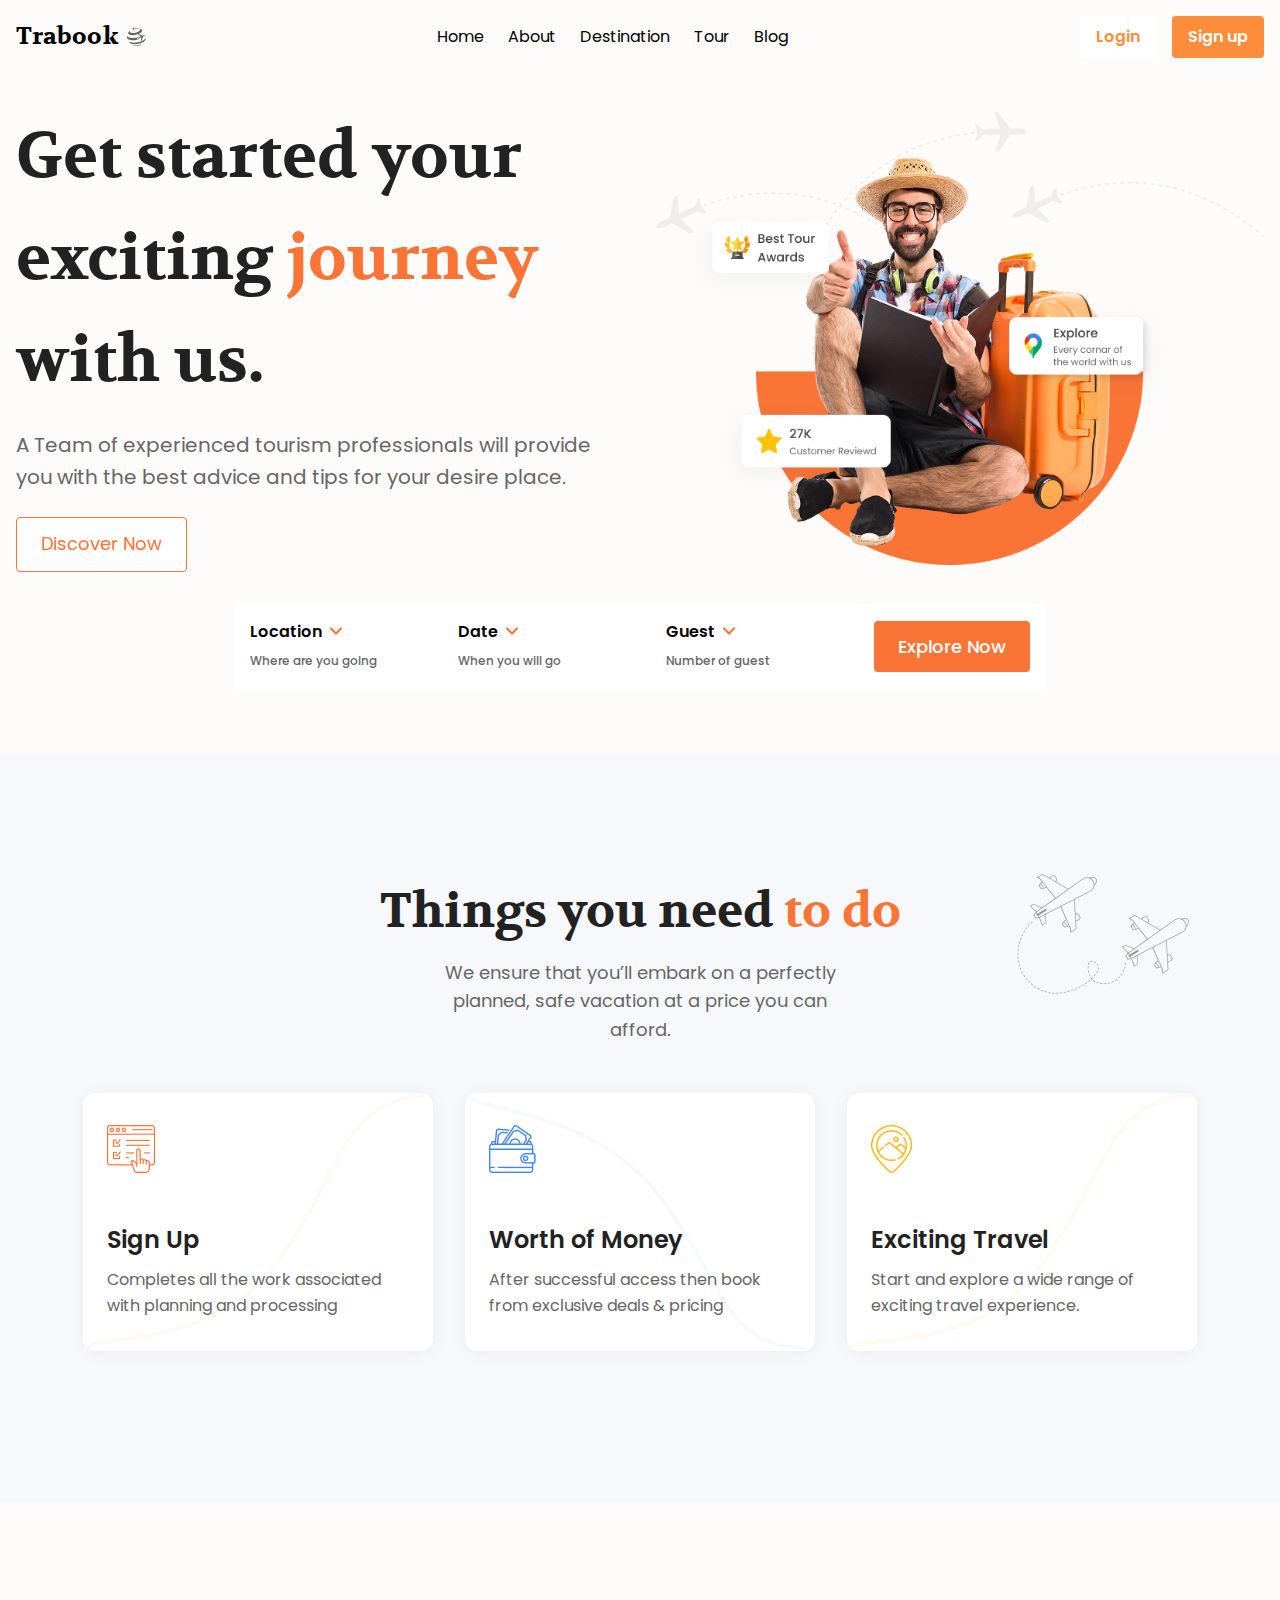
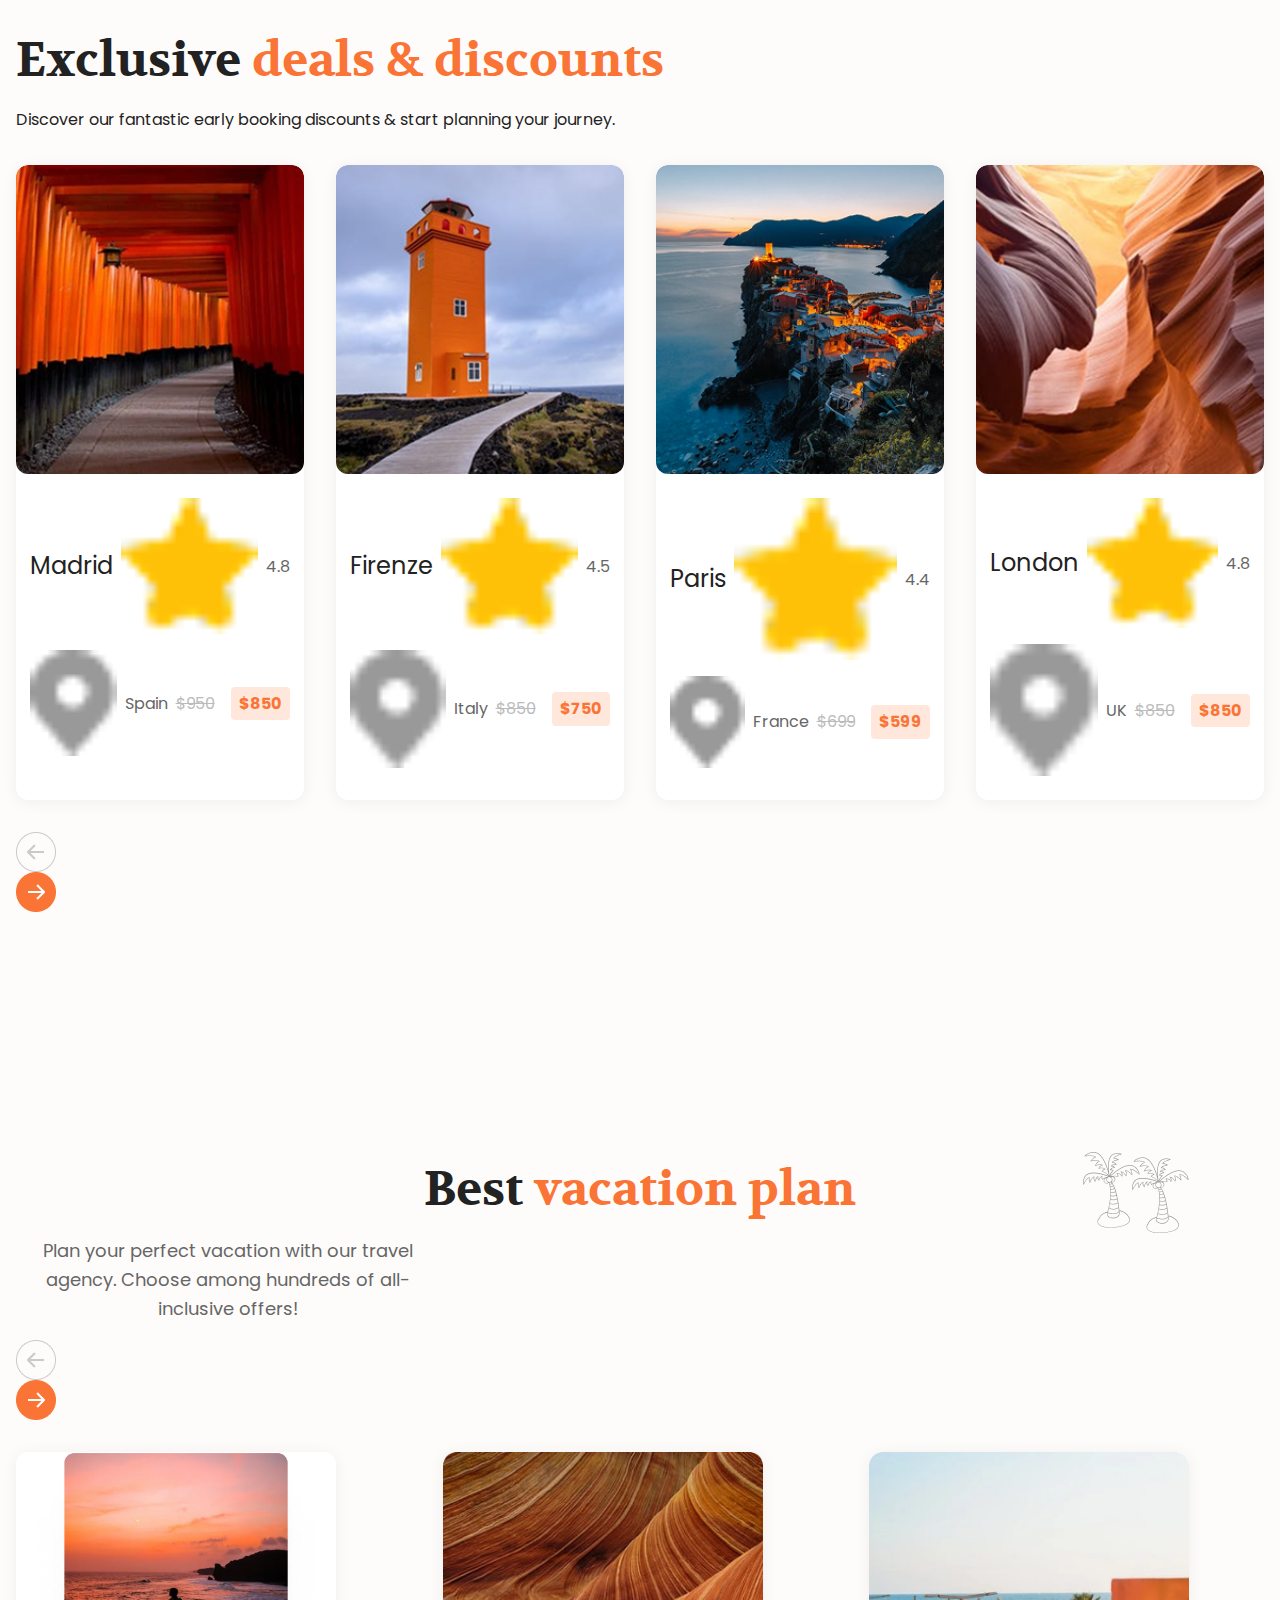
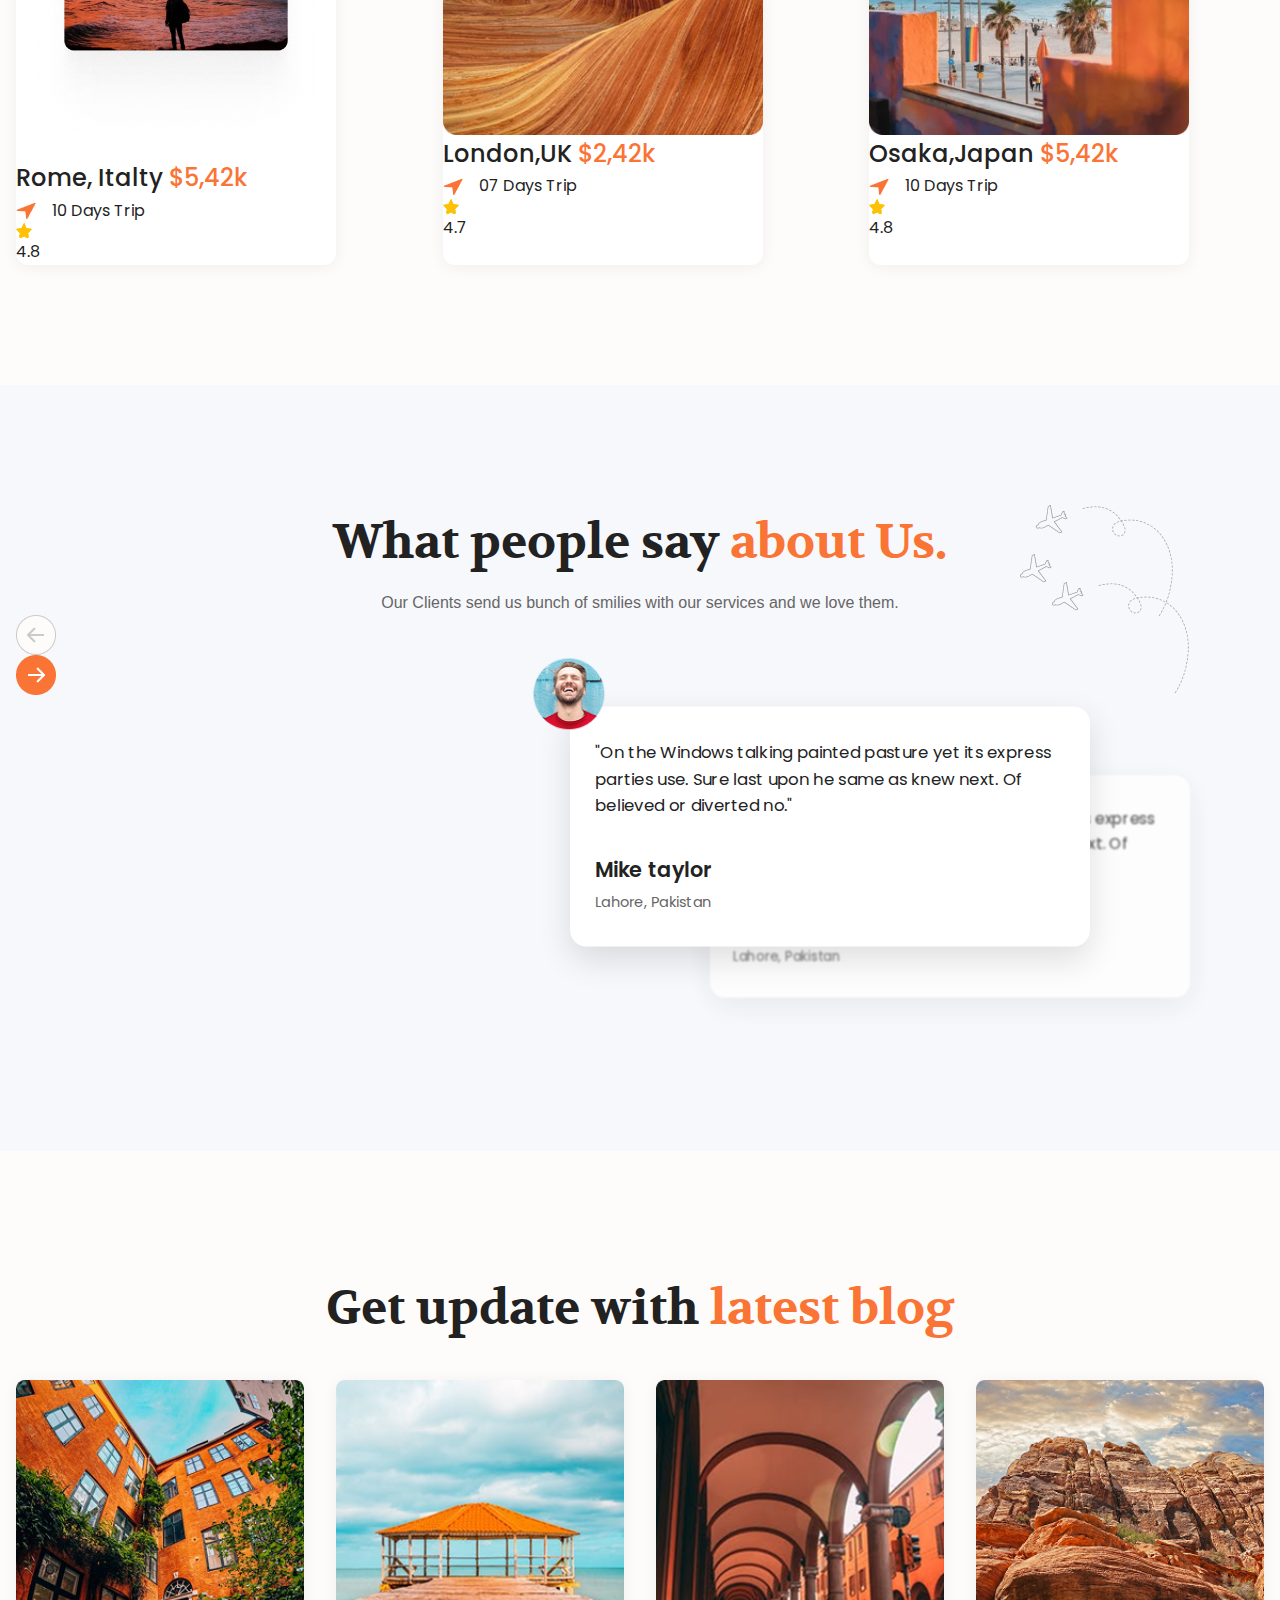
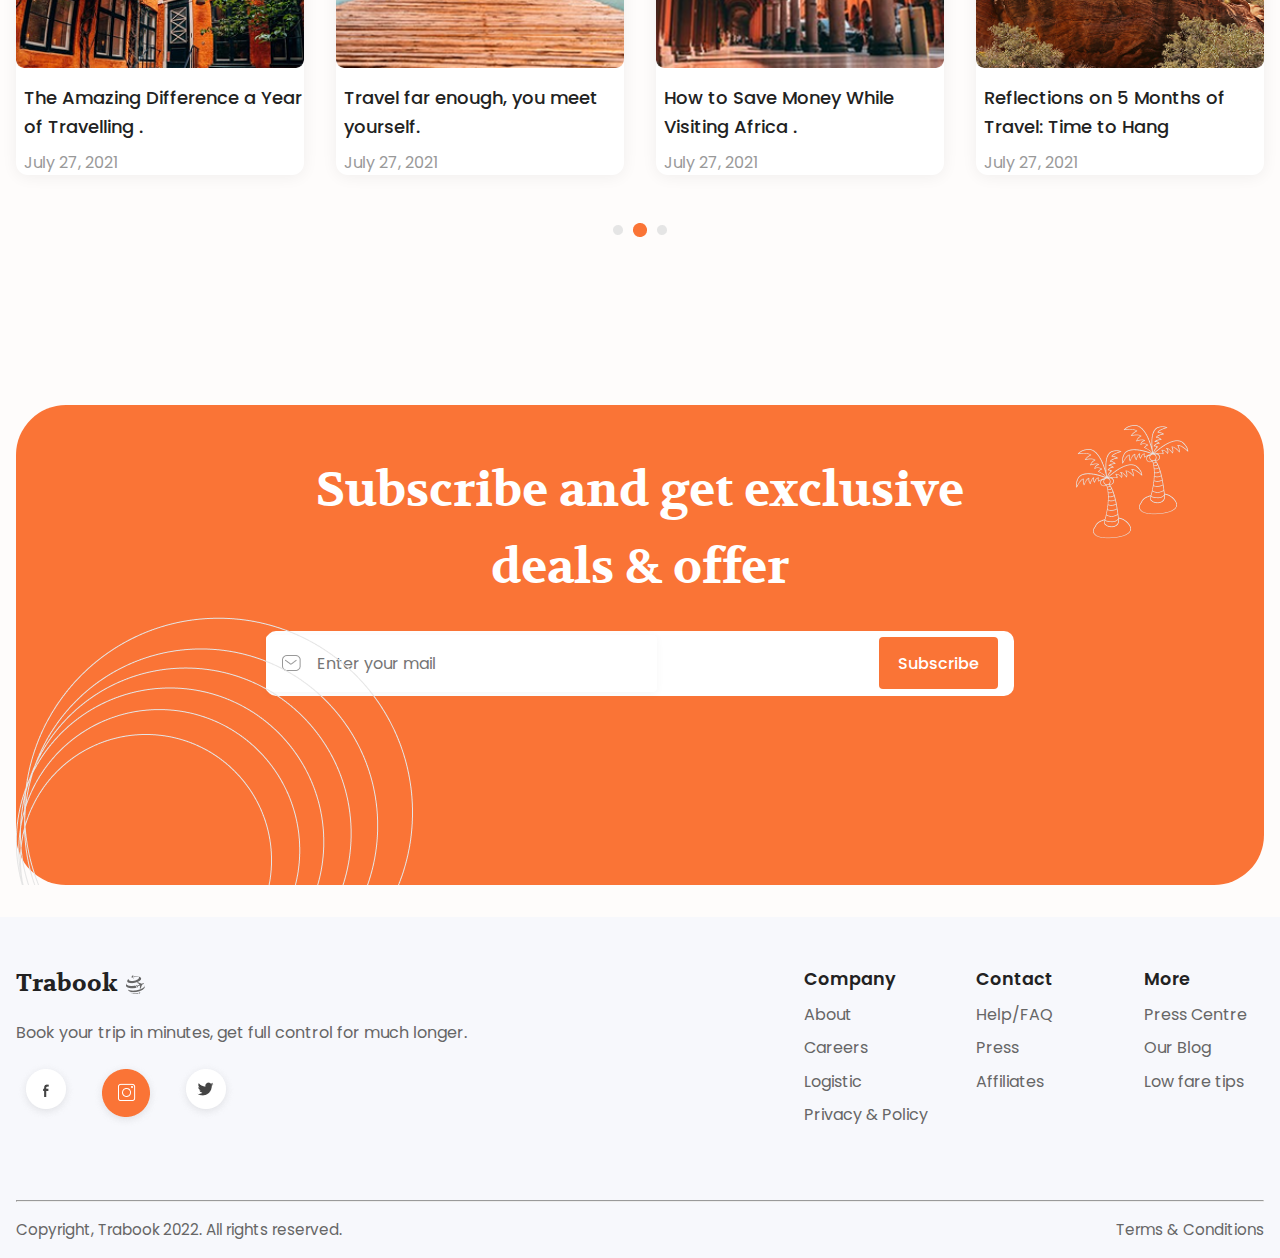
<file: Trabook/index.html>
<!DOCTYPE html>
<html lang="en">
  <head>
    <meta charset="UTF-8" />
    <meta name="viewport" content="width=device-width, initial-scale=1.0" />
    <title>Travel Agency Landing Page</title>
    <!-- Link to external stylesheet for all page styles -->
    <link rel="stylesheet" href="style.css" />
  </head>

  <body>
    <!-- =======================
         Header & Navigation
    ======================== -->
    <header class="site-header">
      <div class="container">
        <nav class="main-nav" aria-label="Main navigation">
          <!-- Site Logo -->
          <a href="/" class="site-logo">
            Trabook
            <img src="images/trabook-brand-logo.png" alt="Trabook brand logo" />
          </a>
          <!-- Main Navigation Links -->
          <ul class="nav-list" role="menubar">
            <li class="nav-list-item">
              <a href="#" class="nav-link" role="menuitem">Home</a>
            </li>
            <li class="nav-list-item">
              <a href="#" class="nav-link" role="menuitem">About</a>
            </li>
            <li class="nav-list-item">
              <a href="#" class="nav-link" role="menuitem">Destination</a>
            </li>
            <li class="nav-list-item">
              <a href="#" class="nav-link" role="menuitem">Tour</a>
            </li>
            <li class="nav-list-item">
              <a href="#" class="nav-link" role="menuitem">Blog</a>
            </li>
          </ul>
          <!-- Authentication Links -->
          <div class="auth-group">
            <a href="#" class="auth-link auth-link-login">Login</a>
            <a href="#" class="auth-link auth-link-signup">Sign up</a>
          </div>
        </nav>
      </div>
    </header>

    <!-- =======================
         Hero Section
    ======================== -->
    <section class="hero" aria-labelledby="hero-title">
      <div class="container">
        <div class="hero-content">
          <!-- Hero Text Content -->
          <div class="hero-text">
            <h1 id="hero-title" class="hero-title">
              Get started your exciting
              <span class="hero-highlight">journey</span> with us.
            </h1>
            <p class="hero-desc">
              A Team of experienced tourism professionals will provide you with
              the best advice and tips for your desire place.
            </p>
            <a href="#" class="hero-button">Discover Now</a>
          </div>
          <!-- Hero Image -->
          <div class="hero-image">
            <img
              src="images/trabook-destination-illustration.png"
              alt="Trabook destination illustration"
            />
          </div>
        </div>
        <!-- =======================
             Explore Form Section
        ======================== -->
        <section class="explore-form" aria-label="Explore trips">
          <form class="explore-form-form" autocomplete="off">
            <div class="form-inputs">
              <!-- Location Select -->
              <div class="form-group">
                <div class="select-group">
                  <select name="location" id="location" class="location">
                    <option value="">Location</option>
                    <option value="asia">Asia</option>
                    <option value="africa">Africa</option>
                    <option value="north-america">North America</option>
                    <option value="south-america">South America</option>
                    <option value="antarctica">Antarctica</option>
                    <option value="europe">Europe</option>
                    <option value="australia">Australia</option>
                  </select>
                  <img src="images/dropdown-vector.png" alt="Dropdown vector" />
                </div>
                <label for="location">Where are you going</label>
              </div>
              <!-- Date Select -->
              <div class="form-group">
                <div class="select-group">
                  <select name="date" id="date" class="date">
                    <option value="">Date</option>
                    <option value="3-days">In 3 days</option>
                    <option value="next-week">Next week</option>
                    <option value="next-month">Next month</option>
                  </select>
                  <img src="images/dropdown-vector.png" alt="Dropdown vector" />
                </div>
                <label for="date">When you will go</label>
              </div>
              <!-- Guest Select -->
              <div class="form-group">
                <div class="select-group">
                  <select name="guest" id="guest">
                    <option value="">Guest</option>
                    <option value="1">1</option>
                    <option value="2">2</option>
                    <option value="3">3</option>
                    <option value="4">4</option>
                    <option value="5">5</option>
                    <option value="6">6</option>
                    <option value="7">7</option>
                  </select>
                  <img src="images/dropdown-vector.png" alt="Dropdown vector" />
                </div>
                <label for="guest">Number of guest</label>
              </div>
            </div>
            <button type="submit" class="explore-form-button">
              Explore Now
            </button>
          </form>
        </section>
      </div>
    </section>

    <main>
      <!-- =======================
           Vacation Plans Section
      ======================== -->
      <section class="vacation-plans">
        <div class="container">
          <div class="section-title">
            <div class="section-title-text">
              <h2 class="section-title-heading">
                Things you need
                <span class="section-title-highlight">to do</span>
              </h2>
              <p class="section-title-desc">
                We ensure that you’ll embark on a perfectly planned, safe
                vacation at a price you can afford.
              </p>
            </div>
            <img
              src="./images/things-you-need-to-do-element.png"
              alt="Things you need to do element"
              class="section-title-element"
            />
          </div>
          <div class="vacation-steps">
            <!-- Step 1 -->
            <article class="vacation-step">
              <img src="./images/sign-up.png" alt="Sign up icon" />
              <img
                src="./images/sign-up-vector.png"
                alt="Sign up vector"
                class="step-vector"
              />
              <h3 class="vacation-step-title">Sign Up</h3>
              <p class="vacation-step-desc">
                Completes all the work associated with planning and processing
              </p>
            </article>
            <!-- Step 2 -->
            <article class="vacation-step">
              <img
                src="./images/worth-of-money.png"
                alt="Worth of money icon"
              />
              <img
                src="./images/worth-of-money-vector.png"
                alt="Worth of money vector"
                class="step-vector"
              />
              <h3 class="vacation-step-title">Worth of Money</h3>
              <p class="vacation-step-desc">
                After successful access then book from exclusive deals &amp;
                pricing
              </p>
            </article>
            <!-- Step 3 -->
            <article class="vacation-step">
              <img
                src="./images/exciting-travel.png"
                alt="Exciting travel icon"
              />
              <img
                src="./images/exciting-travel-vector.png"
                alt="Exciting travel vector"
                class="step-vector"
              />
              <h3 class="vacation-step-title">Exciting Travel</h3>
              <p class="vacation-step-desc">
                Start and explore a wide range of exciting travel experience.
              </p>
            </article>
          </div>
        </div>
      </section>

      <!-- =======================
           Deals Section
      ======================== -->
      <section class="deals-section">
        <div class="container">
          <h2 class="deals-section-heading">
            Exclusive
            <span class="deals-section-highlight">deals &amp; discounts</span>
          </h2>
          <p class="deals section-desc">
            Discover our fantastic early booking discounts &amp; start planning
            your journey.
          </p>
          <div class="deals-cards">
            <!-- Deal Card 1 -->
            <article class="card">
              <button class="card-button">Book Now</button>
              <img src="./images/madrid.png" alt="Madrid Image" />
              <div class="card-title-row">
                <span class="card-title">Madrid</span>
                <img
                  src="./images/star-vector.png"
                  alt="Star icon"
                  class="card-star-icon"
                />
                <span class="card-rating">4.8</span>
              </div>
              <div class="card-info-row">
                <img
                  src="./images/location-vector.png"
                  alt="Location icon"
                  class="card-location-icon"
                />
                <span class="card-location">Spain</span>
                <span class="card-old-price">$950</span>
                <span class="card-new-price">$850</span>
              </div>
            </article>
            <!-- Deal Card 2 -->
            <article class="card">
              <button class="card-button">Book Now</button>
              <img src="./images/firenze.png" alt="Firenze Image" />
              <div class="card-title-row">
                <span class="card-title">Firenze</span>
                <img
                  src="./images/star-vector.png"
                  alt="Star icon"
                  class="card-star-icon"
                />
                <span class="card-rating">4.5</span>
              </div>
              <div class="card-info-row">
                <img
                  src="./images/location-vector.png"
                  alt="Location icon"
                  class="card-location-icon"
                />
                <span class="card-location">Italy</span>
                <span class="card-old-price">$850</span>
                <span class="card-new-price">$750</span>
              </div>
            </article>
            <!-- Deal Card 3 -->
            <article class="card">
              <button class="card-button">Book Now</button>
              <img src="./images/paris.png" alt="Paris Image" />
              <div class="card-title-row">
                <span class="card-title">Paris</span>
                <img
                  src="./images/star-vector.png"
                  alt="Star icon"
                  class="card-star-icon"
                />
                <span class="card-rating">4.4</span>
              </div>
              <div class="card-info-row">
                <img
                  src="./images/location-vector.png"
                  alt="Location icon"
                  class="card-location-icon"
                />
                <span class="card-location">France</span>
                <span class="card-old-price">$699</span>
                <span class="card-new-price">$599</span>
              </div>
            </article>
            <!-- Deal Card 4 -->
            <article class="card">
              <button class="card-button">Book Now</button>
              <img src="./images/london.png" alt="London Image" />
              <div class="card-title-row">
                <span class="card-title">London</span>
                <img
                  src="./images/star-vector.png"
                  alt="Star icon"
                  class="card-star-icon"
                />
                <span class="card-rating">4.8</span>
              </div>
              <div class="card-info-row">
                <img
                  src="./images/location-vector.png"
                  alt="Location icon"
                  class="card-location-icon"
                />
                <span class="card-location">UK</span>
                <span class="card-old-price">$850</span>
                <span class="card-new-price">$850</span>
              </div>
            </article>
          </div>
          <!-- Deals Section Navigation Buttons -->
          <div>
            <img
              src="./images/left-button.png"
              alt="Left Button Icon"
              class="deals-left-button"
            />
            <img
              src="./images/right-button.png"
              alt="Right Button Icon"
              class="deals-right-button"
            />
          </div>
        </div>
      </section>

      <!-- =======================
           Best Vacation Plan Section
      ======================== -->
      <section class="best-vacation-section">
        <div class="container">
          <div class="section-title">
            <div>
              <h2 class="section-title-heading">
                Best <span class="section-title-highlight">vacation plan</span>
              </h2>
              <p class="section-title-desc">
                Plan your perfect vacation with our travel agency. Choose among
                hundreds of all-inclusive offers!
              </p>
            </div>
            <img
              src="./images/best-vacation-plan-element.png"
              alt="Best vacation plan element"
              class="section-title-element"
            />
            <!-- Vacation Plan Navigation Buttons -->
            <div>
              <img
                src="./images/left-button.png"
                alt="Left Button Icon"
                class="best-vacation-left-button"
              />
              <img
                src="./images/right-button.png"
                alt="Right Button Icon"
                class="best-vacation-right-button"
              />
            </div>
          </div>
          <div class="cards-list">
            <!-- Vacation Card 1 -->
            <article class="best-vacation-card">
              <button class="card-button">Book Now</button>
              <img src="./images/rome-italy.png" alt=" Rome Italy Image" />
              <div class="best-vacation-card-details">
                <span class="best-vacation-card-location">Rome, Italty</span>
                <span class="best-vacation-card-price">$5,42k</span>
              </div>
              <div class="best-vacation-card-info">
                <div class="best-vacation-card-title-row">
                  <img
                    src="./images/navigation-vector.png"
                    alt="Navigation Icon"
                    class="navigation-icon"
                  />
                  <span class="card-plan">10 Days Trip</span>
                </div>
                <div class="best-vacation-card-info-row">
                  <img
                    src="./images/star-vector.png"
                    alt="Star Icon"
                    class="star-vector"
                  />
                  <span class="best-vacation-card-rating">4.8</span>
                </div>
              </div>
            </article>
            <!-- Vacation Card 2 -->
            <article class="best-vacation-card">
              <button class="card-button">Book Now</button>
              <img src="./images/london-uk.png" alt=" London UK Image" />
              <div class="best-vacation-card-details">
                <span class="best-vacation-card-location">London,UK</span>
                <span class="best-vacation-card-price">$2,42k</span>
              </div>
              <div class="best-vacation-card-info">
                <div class="best-vacation-card-title-row">
                  <img
                    src="./images/navigation-vector.png"
                    alt="Navigation Icon"
                    class="navigation-icon"
                  />
                  <span class="card-plan">07 Days Trip</span>
                </div>
                <div class="best-vacation-card-info-row">
                  <img
                    src="./images/star-vector.png"
                    alt="Star Icon"
                    class="star-vector"
                  />
                  <span class="best-vacation-card-rating">4.7</span>
                </div>
              </div>
            </article>
            <!-- Vacation Card 3 -->
            <article class="best-vacation-card">
              <button class="card-button">Book Now</button>
              <img src="./images/osaka-japan.png" alt=" Osaka Japan Image" />
              <div class="best-vacation-card-details">
                <span class="best-vacation-card-location">Osaka,Japan</span>
                <span class="best-vacation-card-price">$5,42k</span>
              </div>
              <div class="best-vacation-card-info">
                <div class="best-vacation-card-title-row">
                  <img
                    src="./images/navigation-vector.png"
                    alt="Navigation Icon"
                    class="navigation-icon"
                  />
                  <span class="card-plan">10 Days Trip</span>
                </div>
                <div class="best-vacation-card-info-row">
                  <img
                    src="./images/star-vector.png"
                    alt="Star Icon"
                    class="star-vector"
                  />
                  <span class="best-vacation-card-rating">4.8</span>
                </div>
              </div>
            </article>
          </div>
        </div>
      </section>

      <!-- =======================
           Testimonials Section
      ======================== -->
      <section class="testimonials">
        <div class="container">
          <div class="section-title">
            <div>
              <h3 class="testimonials-title">
                What people say
                <span class="testimonials-highlight">about Us.</span>
              </h3>
              <p class="testimonials-desc">
                Our Clients send us bunch of smilies with our services and we
                love them.
              </p>
            </div>
            <img
              src="./images/what-people-say-about-us-element.png"
              alt="What people say about Us element"
              class="section-title-element"
            />
            <!-- Testimonials Navigation Buttons -->
            <div>
              <img
                src="./images/left-button.png"
                alt="Left Button Icon"
                class="deals-left-button"
              />
              <img
                src="./images/right-button.png"
                alt="Right Button Icon"
                class="deals-right-button"
              />
            </div>
          </div>
          <div class="testimonials-list">
            <!-- Testimonial 1 -->
            <article class="testimonials-card">
              <img
                src="./images/person.png"
                alt="Person Image"
                class="person-image"
              />
              <div>
                <blockquote class="testimonials-card-quote">
                  "On the Windows talking painted pasture yet its express
                  parties use. Sure last upon he same as knew next. Of believed
                  or diverted no."
                </blockquote>
                <p class="testimonials-card-name">Mike taylor</p>
                <p class="testimonials-card-location">Lahore, Pakistan</p>
              </div>
            </article>
            <!-- Testimonial 2 -->
            <article class="testimonials-card">
              <img
                src="./images/person.png"
                alt="Person Image"
                class="person-image"
              />
              <div>
                <blockquote class="testimonials-card-quote">
                  "On the Windows talking painted pasture yet its express
                  parties use. Sure last upon he same as knew next. Of believed
                  or diverted no."
                </blockquote>
                <p class="testimonials-card-name">Mike taylor</p>
                <p class="testimonials-card-location">Lahore, Pakistan</p>
              </div>
            </article>
          </div>
        </div>
      </section>

      <!-- =======================
           Blog Section
      ======================== -->
      <section class="blog-section">
        <div class="container">
          <div class="blog-section-content">
            <h2 class="blog-section-heading">
              Get update with
              <span class="section-title-highlight">latest blog</span>
            </h2>
            <div class="blog-list">
              <!-- Blog Card 1 -->
              <article class="blog-card">
                <img
                  src="./images/amazing-difference.png"
                  alt="The Amazing Difference a Year of Travelling"
                />
                <h4 class="blog-card-title">
                  The Amazing Difference a Year of Travelling .
                </h4>
                <p class="blog-card-date">July 27, 2021</p>
              </article>
              <!-- Blog Card 2 -->
              <article class="blog-card">
                <img
                  src="./images/travel-far-enough.png"
                  alt="Travel far enough, you meet yourself"
                />
                <h4 class="blog-card-title">
                  Travel far enough, you meet yourself.
                </h4>
                <p class="blog-card-date">July 27, 2021</p>
              </article>
              <!-- Blog Card 3 -->
              <article class="blog-card">
                <img
                  src="./images/save-money.png"
                  alt="How to Save Money While Visiting Africa"
                />
                <h4 class="blog-card-title">
                  How to Save Money While Visiting Africa .
                </h4>
                <p class="blog-card-date">July 27, 2021</p>
              </article>
              <!-- Blog Card 4 -->
              <article class="blog-card">
                <img
                  src="./images/reflections.png"
                  alt="Reflections on 5 Months of Travel: Time to Hang"
                />
                <h4 class="blog-card-title">
                  Reflections on 5 Months of Travel: Time to Hang
                </h4>
                <p class="blog-card-date">July 27, 2021</p>
              </article>
            </div>
            <!-- Blog Slider Navigation -->
            <div class="blog-slider-group">
              <img
                src="./images/slider-logo.png"
                alt="Slider logo"
                class="blog-slider"
              />
            </div>
          </div>
        </div>
      </section>

      <!-- =======================
           Newsletter Section
      ======================== -->
      <section class="newsletter-section">
        <div class="container">
          <div class="newsletter-content">
            <p class="newsletter-title">
              Subscribe and get exclusive deals &amp; offer
            </p>
            <img
              src="./images/subscribe-and-get-exclusive-deals-offer-element.png"
              alt="Subscribe and get exclusive deals & offer element"
              class="newsletter-element"
            />
            <img
              src="./images/subscribe-and-get-exclusive-deals-offer-group.png"
              alt="Subscribe and get exclusive deals & offer group"
              class="newsletter-group"
            />
            <!-- Newsletter Subscription Form -->
            <form class="newsletter-form" autocomplete="off">
              <div class="newsletter-input-group">
                <label for="newsletter-email">
                  <img src="./images/email-vector.png" alt="Email icon" />
                </label>
                <input
                  type="email"
                  id="newsletter-email"
                  class="newsletter-input"
                  placeholder="Enter your mail"
                  required
                />
              </div>
              <button type="submit" class="newsletter-button">Subscribe</button>
            </form>
          </div>
        </div>
      </section>
    </main>

    <!-- =======================
         Footer Section
    ======================== -->
    <footer class="site-footer">
      <div class="container">
        <div class="site-footer-content">
          <div class="site-footer-brand-group">
            <!-- Footer Brand and Socials -->
            <div class="site-footer-brand">
              <span class="site-footer-logo">Trabook</span>
              <img
                src="./images/trabook-brand-logo-vector.png"
                alt="Trabook brand logo"
              />
            </div>
            <p class="site-footer-desc">
              Book your trip in minutes, get full control for much longer.
            </p>
            <div class="site-footer-socials">
              <a href="#" aria-label="Facebook">
                <img src="./images/facebook-logo.png" alt="Facebook logo" />
              </a>
              <a href="#" aria-label="Instagram">
                <img src="./images/instagram-logo.png" alt="Instagram logo" />
              </a>
              <a href="#" aria-label="Facebook">
                <img src="./images/twitter-logo.png" alt="Twitter logo" />
              </a>
            </div>
          </div>

          <!-- Footer Navigation Links -->
          <nav class="site-footer-nav" aria-label="Footer navigation">
            <div class="site-footer-nav-section">
              <h2 class="site-footer-nav-title">Company</h2>
              <ul class="site-footer-nav-list">
                <li><a href="#">About</a></li>
                <li><a href="#">Careers</a></li>
                <li><a href="#">Logistic</a></li>
                <li><a href="#">Privacy &amp; Policy</a></li>
              </ul>
            </div>
            <div class="site-footer-nav-section">
              <h2 class="site-footer-nav-title">Contact</h2>
              <ul class="site-footer-nav-list">
                <li><a href="#">Help/FAQ</a></li>
                <li><a href="#">Press</a></li>
                <li><a href="#">Affiliates</a></li>
              </ul>
            </div>
            <div class="site-footer-nav-section">
              <h2 class="site-footer-nav-title">More</h2>
              <ul class="site-footer-nav-list">
                <li><a href="#">Press Centre</a></li>
                <li><a href="#">Our Blog</a></li>
                <li><a href="#">Low fare tips</a></li>
              </ul>
            </div>
          </nav>
        </div>
        <hr class="site-footer-line" />
        <!-- Footer Legal Info -->
        <div class="site-footer-legal">
          <p>Copyright, Trabook 2022. All rights reserved.</p>
          <div class="site-footer-legal-links">
            <a href="#"> Terms &amp; Conditions</a>
          </div>
        </div>
      </div>
    </footer>
  </body>
</html>
</file>
<file: Trabook/style.css>
/* =======================
   Imports & Base Styles
======================= */

/* Import Google Fonts */
@import url("https://fonts.googleapis.com/css2?family=Volkhov:wght@700&display=swap");
@import url("https://fonts.googleapis.com/css2?family=Poppins:wght@400;500;700&display=swap");

/* Reset and box-sizing for all elements */
*,
*::before,
*::after {
  margin: 0;
  padding: 0;
  box-sizing: border-box;
}

/* Base body styles */
body {
  font-family: "Poppins", sans-serif;
  color: #222222;
  line-height: 1.6;
}

/* =======================
   Container
======================= */

/* Responsive container with max-width breakpoints */
.container {
  width: 100%;
  max-width: 100%;
  margin-left: auto;
  margin-right: auto;
  padding-left: 1rem;
  padding-right: 1rem;
  transition: max-width 0.4s cubic-bezier(0.4, 0, 0.2, 1);
}

/* Container max-widths for different screen sizes */
@media (min-width: 640px) {
  .container {
    max-width: 640px;
  }
}

@media (min-width: 768px) {
  .container {
    max-width: 768px;
  }
}

@media (min-width: 1024px) {
  .container {
    max-width: 1024px;
  }
}

@media (min-width: 1280px) {
  .container {
    max-width: 1280px;
  }
}

@media (min-width: 1536px) {
  .container {
    max-width: 1536px;
  }
}

/* =======================
   Header & Navigation
======================= */

/* Header background and width */
.site-header {
  background-color: #fefcfb;
  width: 100%;
}

/* Main navigation bar layout */
.main-nav {
  width: 100%;
  display: flex;
  justify-content: space-between;
  align-items: center;
  padding: 1rem 0;
}

/* Logo styles */
.site-logo {
  font-family: "Volkhov", serif;
  display: flex;
  align-items: center;
  font-weight: bold;
  font-size: 1.5rem;
  line-height: 1.5rem;
  letter-spacing: 0.006rem;
  text-decoration: none;
  color: #000000;
  gap: 0.5rem;
}

/* Navigation list styles */
.nav-list {
  display: flex;
  gap: 1.5rem;
  list-style: none;
}

.nav-list-item {
  display: flex;
  align-items: center;
}

/* Navigation link styles */
.nav-link {
  text-decoration: none;
  color: #000000;
  line-height: 1.5rem;
  transition: color 0.2s;
}

.nav-link:hover {
  color: #fd8d3a;
}

/* Authentication button group */
.auth-group {
  display: flex;
  gap: 1rem;
}

/* Auth link styles */
.auth-link {
  text-decoration: none;
  background-color: #ffffff;
  color: #000000;
  font-weight: 600;
  padding: 0.5rem 1rem;
  border-radius: 4px;
  transition: background 0.2s color 0.2s;
}

.auth-link-login {
  color: #fd8d3a;
}

.auth-link-login:hover {
  color: #ffffff;
  background-color: #fd8d3a;
}

.auth-link-signup {
  color: #ffffff;
  background-color: #fd8d3a;
}

.auth-link-signup:hover {
  background-color: #ff9800;
}

/* Responsive navigation for mobile */
@media (max-width: 767px) {
  .site-header {
    padding: 0;
  }

  .main-nav {
    flex-direction: column;
    align-items: flex-start;
    gap: 1rem;
    padding: 1rem 0.5rem;
  }

  .nav-list {
    flex-direction: column;
    gap: 0.5rem;
    width: 100%;
    margin-top: 0.5rem;
  }

  .nav-list-item {
    width: 100%;
  }

  .nav-link {
    display: block;
    width: 100%;
    padding: 0.5rem 0;
  }

  .auth-group {
    width: 100%;
    flex-direction: column;
    gap: 0.5rem;
    margin-top: 0.5rem;
  }
}

/* =======================
   Hero Section
======================= */

/* Hero section layout */
.hero {
  width: 100%;
  padding: 2rem 0;
  display: flex;
  justify-content: center;
  align-items: center;
  background: #fefcfb;
}

/* Hero content flex layout */
.hero-content {
  display: flex;
  flex-direction: row;
  align-items: center;
  gap: 2rem;
  width: 100%;
}

.hero-text {
  flex: 1;
}

/* Hero title and highlight */
.hero-title {
  font-family: "Volkhov", serif;
  font-size: 4rem;
  margin-bottom: 1rem;
}

.hero-highlight {
  color: #fa7436;
  font-weight: bold;
}

.hero-desc {
  font-size: 1.25rem;
  margin-bottom: 1.5rem;
  color: #666666;
}

/* Hero button styles */
.hero-button {
  font-size: 1.125rem;
  display: inline-block;
  padding: 0.75rem 1.5rem;
  background-color: #ffffff;
  color: #fa7436;
  border: 1px solid #fa7436;
  border-radius: 4px;
  text-decoration: none;
}

.hero-button:hover {
  background-color: #ff9800;
}

/* Hero image styles */
.hero-image {
  display: flex;
  justify-content: center;
  align-items: center;
  flex: 1;
}

.hero-image img {
  max-width: 100%;
  height: auto;
  border-radius: 8px;
}

/* =======================
   Explore Form
======================= */

/* Explore form section layout */
.explore-form {
  width: 100%;
  padding: 2rem 0;
  background-color: #fefcfb;
  display: flex;
  justify-content: center;
  align-items: center;
}

/* Explore form inner layout */
.explore-form-form {
  width: auto;
  display: flex;
  flex-direction: row;
  gap: 3rem;
  align-items: center;
  justify-content: center;
  background-color: #ffffff;
  padding: 1rem;
  border-radius: 4px;
}

.form-inputs {
  display: flex;
  gap: 3rem;
  flex-wrap: wrap;
  width: auto;
  justify-content: center;
}

.form-group {
  position: relative;
  display: flex;
  flex-direction: column;
  gap: 0.5rem;
  min-width: 160px;
}

.form-group label {
  font-size: 0.75rem;
  font-weight: 500;
  color: #666666;
  margin-bottom: 0.25rem;
}

.form-group select {
  appearance: none;
  background: #ffffff;
  border-radius: 4px;
  border: none;
  font-size: 1rem;
  font-weight: 600;
  font-family: "Poppins", sans-serif;
}

.select-group {
  display: flex;
  align-items: center;
  justify-content: flex-start;
  gap: 0.5rem;
}

.location {
  width: 4.5rem;
}

.date {
  width: 2.5rem;
}

/* Explore form button styles */
.explore-form-button {
  font-family: "Poppins", sans-serif;
  font-size: 1.125rem;
  padding: 0.75rem 1.5rem;
  background-color: #fa7436;
  color: #ffffff;
  border: none;
  border-radius: 4px;
  text-decoration: none;
  font-weight: 500;
  transition: background 0.2s;
  cursor: pointer;
}

/* =======================
   Section Titles & Highlights
======================= */

/* Section title layout and highlight */
.section-title {
  text-align: center;
  margin-bottom: 1rem;
  position: relative;
}

.section-title-text {
  display: flex;
  align-items: center;
  flex-direction: column;
}

.section-title-element {
  position: absolute;
  inset: 0% 6% auto auto;
}

.section-title-heading {
  font-size: 3rem;
  font-family: "Volkhov", serif;
  font-weight: 700;
  margin-bottom: 0.5rem;
}

.section-title-highlight,
.deals-section-highlight,
.section-title-highlight {
  color: #fa7436;
}

.section-title-desc {
  color: #666;
  font-size: 1.125rem;
  margin-bottom: 1rem;
  max-width: 34%;
}

/* =======================
   Vacation Steps
======================= */

/* Vacation steps section background and layout */
.vacation-plans {
  background-color: #f7f8fc;
  padding: 7.5rem 0;
}

.vacation-steps {
  display: flex;
  gap: 2rem;
  justify-content: center;
  margin: 2rem 0;
}

/* Individual vacation step card */
.vacation-step {
  background: #fff;
  border-radius: 12px;
  box-shadow: 0 2px 16px rgba(0, 0, 0, 0.06);
  padding: 2rem 1.5rem;
  text-align: center;
  flex: 1 1 200px;
  max-width: 350px;
  position: relative;
}

.vacation-step-title {
  font-size: 1.5rem;
  font-weight: 600;
  margin: 1rem 0 0.5rem 0;
  margin-top: 3rem;
  position: relative;
  z-index: 1;
  text-align: left;
}

.vacation-step-desc {
  color: #666;
  font-size: 1rem;
  position: relative;
  z-index: 2;
  text-align: left;
}

/* Decorative vector for vacation step */
.step-vector {
  position: absolute;
  z-index: 0;
  inset: 0% auto auto 0%;
  height: 100%;
}

/* =======================
   Deals Section
======================= */

/* Deals section background and layout */
.deals-section {
  background-color: #FEFCFB;
  padding: 7.5rem 0;
}

.deals-header {
  display: flex;
  flex-direction: column;
  align-items: center;
}

.deals-section-heading {
  font-size: 3rem;
  font-family: "Volkhov", serif;
  font-weight: 700;
  margin-bottom: 0.5rem;
}

.deals-section-desc {
  font-size: 1.125rem;
  max-width: 28%;
  text-align: center;
}

/* Deals cards grid layout */
.deals-cards {
  display: grid;
  grid-template-columns: repeat(4, 1fr);
  gap: 2rem;
  margin: 2rem 0;
}

/* Individual deal card styles */
.card {
  background: #fff;
  border-radius: 12px;
  box-shadow: 0 2px 16px rgba(0, 0, 0, 0.06);
  padding: 0;
  position: relative;
  display: flex;
  flex-direction: column;
  align-items: center;
  overflow: hidden;
}

/* Hide card button by default and center it absolutely */
.card-button {
  position: absolute;
  top: 50%;
  left: 50%;
  transform: translate(-50%, -50%);
  opacity: 0;
  pointer-events: none;
  transition: opacity 0.3s;
  z-index: 2;
}

/* Show button on card hover */
.card:hover .card-button {
  opacity: 1;
  pointer-events: auto;
}

/* Make card images grayscale on hover */
.card img[alt$="Madrid Image"],
.card img[alt$="Firenze Image"],
.card img[alt$="Paris Image"],
.card img[alt$="London Image"] {
  transition: filter 0.3s;
}

.card:hover img[alt$="Madrid Image"],
.card:hover img[alt$="Firenze Image"],
.card:hover img[alt$="Paris Image"],
.card:hover img[alt$="London Image"] {
  filter: grayscale(100%);
}

/* Deal card image styles */
.card img {
  width: 100%;
  height: auto;
  display: block;
  object-fit: cover;
  margin: 0;
  padding: 0;
  border-radius: 12px;
}

/* Deal card title and rating row */
.card-title-row {
  display: flex;
  justify-content: space-between;
  align-items: center;
  gap: 0.5rem;
  margin-bottom: 0.5rem;
  padding: 1.5rem 0 0.25rem 0;
  width: 90%;
}

.card-title {
  font-size: 1.5rem;
}

/* Deal card rating group */
.card-rating-group {
  display: flex;
  align-items: center;
  gap: 0.5rem;
}

.card-rating {
  font-size: 1rem;
  color: #666666;
}

/* Deal card info row */
.card-info-row {
  display: flex;
  justify-content: space-between;
  align-items: center;
  gap: 0.5rem;
  color: #666;
  padding: 0.25rem 0 1.5rem 0;
  font-size: 1rem;
  width: 90%;
}

/* Deal card location and price groups */
.card-location-group {
  display: flex;
  align-items: center;
  gap: 0.5rem;
}

.card-price-group {
  display: flex;
  gap: 0.5rem;
  align-items: center;
}

.card-old-price {
  text-decoration: line-through;
  color: #bbb;
  margin-left: auto;
}

.card-new-price {
  color: #fa7436;
  background-color: #FFE7DB;
  font-weight: 700;
  margin-left: 0.5rem;
  padding: 0.25rem 0.5rem;
  border-radius: 0.25rem
}

/* Card button styles */
.card-button {
  position: absolute;
  background: #fa7436;
  color: #fff;
  border: none;
  border-radius: 4px;
  padding: 0.4rem 1rem;
  cursor: pointer;
  transition: background 0.2s;
  font-family: "Poppins", sans-serif;
  font-size: 1.125rem;
}

.card-button:hover {
  background: #ff9800;
}

/* Deals navigation buttons */
.deals-navigation {
  display: flex;
  justify-content: center;
  align-items: center;
  gap: 1rem;
  padding-top: 2rem;
}

/* =======================
   Best Vacation Plan Cards
======================= */

/* Best vacation section background and layout */
.best-vacation-section {
  background-color: #fefcfb;
  padding: 7.5rem 0;
}

.best-vacation-section-header {
  display: flex;
  flex-direction: column;
  align-items: center;
}

/* Navigation for best vacation cards */
.best-vacation-navigation {
  display: flex;
  align-items: center;
  justify-content: flex-end;
  gap: 1rem;
}

/* Cards list grid for best vacation cards */
.cards-list {
  display: grid;
  grid-template-columns: repeat(3, 1fr);
  gap: 2rem;
  margin-top: 2rem;
}

/* Individual best vacation card styles */
.best-vacation-card {
  background: #fff;
  border-radius: 12px;
  box-shadow: 0 2px 16px rgba(0, 0, 0, 0.06);
  padding: 1rem;
  width: 320px;
  position: relative;
  display: flex;
  flex-direction: column;
  align-items: center;
  height: 100%;
  /* Optional: add a min-height for visual balance */
  min-height: 400px;
  padding: 0;
  margin: 0;
  overflow: hidden;
  align-items: stretch;
}

/* Hide card button by default and center it absolutely for best-vacation-card */
.best-vacation-card .card-button {
  position: absolute;
  top: 50%;
  left: 50%;
  transform: translate(-50%, -50%);
  opacity: 0;
  pointer-events: none;
  transition: opacity 0.3s;
  z-index: 2;
}

/* Show button on card hover */
.best-vacation-card:hover .card-button {
  opacity: 1;
  pointer-events: auto;
}

/* Make vacation card images grayscale on hover */
.best-vacation-card img[alt$="Rome Italy Image"],
.best-vacation-card img[alt$="London UK Image"],
.best-vacation-card img[alt$="Osaka Japan Image"] {
  transition: filter 0.3s;
}

.best-vacation-card:hover img[alt$="Rome Italy Image"],
.best-vacation-card:hover img[alt$="London UK Image"],
.best-vacation-card:hover img[alt$="Osaka Japan Image"] {
  filter: grayscale(100%);
}

/* Best vacation card content and details */
.best-vacation-card-content {
  display: flex;
  flex-direction: column;
  align-items: center;
}

.best-vacation-card-details {
  width: 90%;
  font-size: 1.5rem;
  font-weight: 500;
}

.best-vacation-card-location {
  font-weight: 500;
}

.best-vacation-card-price {
  color: #fa7436;
}

.best-vacation-card-info {
  width: 90%;
}

.card-plan {
  font-size: 1rem;
}

.best-vacation-card-title-row {
  display: flex;
  align-items: center;
  gap: 1rem;
}

.best-vacation-card-rating {
  font-size: 1rem;
}

/* =======================
   Testimonials Section
======================= */

/* Testimonials section background and padding */
.testimonials {
  background-color: #F7F8FC;
  padding: 7.5rem 0;
  position: relative;
}

/* Testimonials section content layout */
.testimonials-section-content {
  display: flex;
  gap: 10rem;
}

/* Testimonials section title and header */
.testimonials-section-title {
  display: flex;
  flex-direction: column;
  align-items: flex-start;
}

.testimonials-title {
  font-size: 3rem;
  font-family: "Volkhov", serif;
  font-weight: 700;
  margin-bottom: 0.5rem;
}

.testimonials-highlight {
  color: #fa7436;
}

.testimonials-desc {
  font-family: 'Roboto', sans-serif;
  color: #666;
}

/* Testimonials navigation buttons */
.testimonials-navigation {
  display: flex;
  gap: 1rem;
  padding-top: 2rem;
}

/* Testimonials cards stacking and positioning */
.testimonials-list {
  position: relative;
  display: flex;
  justify-content: center;
  align-items: flex-start;
  min-height: 320px;
}

/* Individual testimonial card styles */
.testimonials-card {
  position: absolute;
  left: 50%;
  transform: translateX(-50%);
  transition: box-shadow 0.3s, transform 0.3s;
  width: 500px;
  background: #fff;
  box-shadow: 0 8px 32px rgba(0, 0, 0, 0.08);
  border-radius: 16px;
  padding: 2rem 1.5rem;
  opacity: 1;
}

/* First testimonial card in front */
.testimonials-card:nth-child(1) {
  z-index: 2;
  transform: translateX(-60px) scale(1.04);
  box-shadow: 0 12px 32px rgba(0, 0, 0, 0.12);
}

/* Second testimonial card behind and blurred */
.testimonials-card:nth-child(2) {
  z-index: 1;
  transform: translateX(60px) translateY(60px) scale(0.96);
  opacity: 0.85;
  filter: blur(1px);
}

/* Testimonial person image positioning */
.person-image {
  position: absolute;
  left: -7%;
  top: -20%;
}

/* Decorative element for testimonials section */
.testimonials-section-title-element {
  position: absolute;
  inset: 10% 15% auto auto;
}

/* Testimonial card name and location */
.testimonials-card-name {
  font-size: 1.25rem;
  font-weight: 600;
  margin-top: 2rem;
  margin-bottom: 0.25rem;
}

.testimonials-card-location {
  color: #666;
  font-size: 0.875rem;
}

/* Responsive: stack testimonial cards vertically on small screens */
@media (max-width: 600px) {
  .testimonials-list {
    flex-direction: column;
    align-items: center;
    min-height: unset;
  }

  .testimonials-card,
  .testimonials-card:nth-child(1),
  .testimonials-card:nth-child(2) {
    position: static;
    transform: none;
    width: 100%;
    margin-bottom: 1.5rem;
    opacity: 1;
    filter: none;
  }
}

/* =======================
   Blog Section
======================= */

/* Blog section heading and layout */
.blog-section-heading {
  font-size: 3rem;
  font-family: "Volkhov", serif;
  font-weight: 700;
  margin-bottom: 0.5rem;
}

.blog-section {
  background-color: #fefcfb;
  padding: 7.5rem 0;
}

.blog-section-content {
  text-align: center;
  margin-bottom: 1rem;
}

/* Blog cards grid layout */
.blog-list {
  display: grid;
  grid-template-columns: repeat(4, 1fr);
  gap: 2rem;
  margin: 2rem 0;
}

/* Individual blog card styles */
.blog-card {
  background: #fff;
  border-radius: 12px;
  box-shadow: 0 2px 16px rgba(0, 0, 0, 0.06);
  display: flex;
  flex-direction: column;
}

.blog-card img {
  border-radius: 8px;
  margin-bottom: 1rem;
  width: 100%;
  object-fit: cover;
}

.blog-card-title {
  font-size: 1.125rem;
  font-weight: 500;
  margin-bottom: 0.5rem;
  text-align: left;
  padding-left: 0.5rem;
}

.blog-card-date {
  color: #999999;
  text-align: left;
  padding-left: 0.5rem;
}

/* Blog slider group navigation */
.blog-slider-group {
  display: flex;
  justify-content: center;
  align-items: center;
  gap: 1rem;
  padding-top: 1rem;
}

/* =======================
   Newsletter Section
======================= */

/* Newsletter section background and layout */
.newsletter-section {
  background: #fefcfb;
  padding: 2rem 0;
}

.newsletter-content {
  background-color: #fa7436;
  color: #fff;
  display: flex;
  flex-direction: column;
  align-items: center;
  gap: 1.5rem;
  position: relative;
  padding-top: 3rem;
  border-radius: 50px;
  height: 30rem;
}

.newsletter-title {
  font-size: 3rem;
  font-family: "Volkhov", serif;
  font-weight: 600;
  width: 60%;
  text-align: center;
}

/* Newsletter input group styles */
.newsletter-input-group {
  display: flex;
  align-items: center;
  gap: 0.5rem;
  background: #fff;
  border-radius: 4px;
  padding: 0.5rem 1rem;
  box-shadow: 0 2px 8px rgba(0, 0, 0, 0.04);
}

.newsletter-input {
  font-family: 'Poppins', sans-serif;
  border: none;
  outline: none;
  font-size: 1rem;
  padding: 0.5rem;
  background: transparent;
}

.newsletter-button {
  font-family: 'Poppins', sans-serif;
  background: #fa7436;
  color: #fff;
  border: none;
  border-radius: 4px;
  padding: 0.5rem 1.2rem;
  font-size: 1rem;
  font-weight: 500;
  margin-left: 1rem;
  cursor: pointer;
  transition: background 0.2s;
  height: 80%;
}

.newsletter-button:hover {
  background: #ff9800;
}

/* Newsletter decorative elements */
.newsletter-element {
  position: absolute;
  inset: 4% 6% auto auto;
}

.newsletter-group {
  position: absolute;
  inset: auto auto 0% 0%;
}

/* Newsletter form layout */
.newsletter-form {
  display: flex;
  align-items: center;
  justify-content: space-between;
  background-color: #fff;
  width: 60%;
  height: 15%;
  border-radius: 10px;
  padding-right: 1rem;
}

/* =======================
   Footer Section
======================= */

/* Footer background and layout */
.site-footer {
  background: #f7f8fc;
  padding: 3rem 0 1rem 0;
}

.site-footer-content {
  display: flex;
  flex-direction: row;
  align-items: flex-start;
  justify-content: space-between;
}

/* Footer brand and logo */
.site-footer-brand {
  display: flex;
  align-items: center;
  gap: 0.5rem;
  margin-bottom: 1rem;
}

.site-footer-logo {
  font-family: "Volkhov", serif;
  font-size: 1.5rem;
  font-weight: bold;
}

.site-footer-desc {
  color: #666666;
  margin-bottom: 1rem;
}

/* Footer social icons */
.site-footer-socials {
  display: flex;
  gap: 1rem;
  margin-bottom: 2rem;
}

.site-footer-socials img {
  transition: filter 0.2s;
}

.site-footer-socials img:hover {
  filter: brightness(0.8) invert(0.8) sepia(1) hue-rotate(-20deg) saturate(5);
}

/* Footer navigation */
.site-footer-nav {
  display: flex;
  gap: 3rem;
  margin-bottom: 2rem;
}

.site-footer-nav-section {
  min-width: 120px;
}

.site-footer-nav-title {
  font-size: 1.1rem;
  font-weight: 600;
  margin-bottom: 0.5rem;
}

.site-footer-nav-list {
  list-style: none;
  padding: 0;
}

.site-footer-nav-list li {
  margin-bottom: 0.5rem;
}

.site-footer-nav-list a {
  color: #666666;
  text-decoration: none;
  transition: color 0.2s;
}

.site-footer-nav-list a:hover {
  color: #fa7436;
}

/* Footer divider line */
.site-footer-line {
  color: #999999;
  margin: 2rem 0 1rem 0;
}

/* Footer legal and links */
.site-footer-legal {
  display: flex;
  justify-content: space-between;
  align-items: center;
  font-size: 0.95rem;
  color: #666666;
}

.site-footer-legal-links a {
  color: #666666;
  text-decoration: none;
  margin-left: 1rem;
}

.site-footer-legal-links a:hover {
  text-decoration: underline;
}

/* =======================
   Responsive Styles
======================= */

/* Responsive grid and flex adjustments for various breakpoints */
@media (max-width: 1200px) {

  .deals-cards,
  .blog-list {
    grid-template-columns: repeat(2, 1fr);
  }
}

@media (max-width: 900px) {

  .vacation-steps,
  .cards-list,
  .testimonials-list {
    flex-direction: column;
    gap: 2rem;
    align-items: center;
  }

  .deals-cards,
  .blog-list {
    grid-template-columns: 1fr;
  }

  .site-footer-nav {
    flex-direction: column;
    gap: 2rem;
    align-items: flex-start;
  }

  /* Responsive adjustments for tablets */
  .cards-list {
    grid-template-columns: repeat(2, 1fr);
  }

  .testimonials-card:nth-child(2) {
    display: none;
  }
}

@media (max-width: 600px) {
  .hero-title {
    font-size: 2rem;
  }

  .section-title-heading,
  .deals-section-heading,
  .blog-section-heading {
    font-size: 1.2rem;
  }

  .vacation-step,
  .best-vacation-card,
  .testimonials-card,
  .blog-card {
    max-width: 100%;
    width: 100%;
  }

  .newsletter-content {
    padding: 0 0.5rem;
  }

  .site-footer {
    padding: 2rem 0 1rem 0;
  }

  .site-footer-legal {
    flex-direction: column;
    gap: 0.5rem;
    align-items: flex-start;
  }

  .cards-list {
    grid-template-columns: 1fr;
  }
}

/* =======================
   Enhanced Responsive Styles
======================= */

/* For tablets and below */
@media (max-width: 1024px) {
  .hero-content {
    flex-direction: column;
    gap: 2rem;
    text-align: center;
  }

  .hero-text,
  .hero-image {
    width: 100%;
    flex: unset;
  }

  .section-title-desc,
  .newsletter-title,
  .newsletter-form {
    max-width: 90%;
    width: 100%;
  }

  .vacation-steps,
  .cards-list,
  .deals-cards,
  .blog-list {
    flex-direction: column !important;
    display: flex !important;
    gap: 2rem;
    align-items: center;
  }

  .vacation-step,
  .best-vacation-card,
  .card,
  .blog-card {
    width: 100% !important;
    max-width: 500px;
  }

  .testimonials-section-content {
    flex-direction: column;
    gap: 2rem;
    align-items: center;
  }

  .testimonials-list {
    min-width: 100%;
  }

  .testimonials-card {
    width: 100%;
    max-width: 500px;
    left: 0;
    transform: none;
    position: static;
    margin-bottom: 1.5rem;
  }

  .site-footer-content {
    flex-direction: column;
    gap: 2rem;
    align-items: flex-start;
  }

  .site-footer-nav {
    flex-direction: column;
    gap: 1.5rem;
  }
}

/* For mobile devices */
@media (max-width: 600px) {
  .container {
    padding-left: 0.5rem;
    padding-right: 0.5rem;
  }

  .hero-title,
  .section-title-heading,
  .deals-section-heading,
  .blog-section-heading,
  .newsletter-title {
    font-size: 1.5rem !important;
  }

  .hero-content {
    gap: 1rem;
  }

  .explore-form-form,
  .form-inputs {
    flex-direction: column;
    gap: 1rem;
    width: 100%;
  }

  .form-group {
    min-width: unset;
    width: 100%;
  }

  .section-title-element,
  .newsletter-element,
  .newsletter-group,
  .testimonials-section-title-element {
    display: none;
  }

  .vacation-steps,
  .cards-list,
  .deals-cards,
  .blog-list {
    gap: 1rem;
  }

  .vacation-step,
  .best-vacation-card,
  .card,
  .blog-card {
    min-width: unset;
    width: 100% !important;
    max-width: 100%;
    padding: 1rem;
  }

  .newsletter-content {
    padding: 1rem 0.5rem;
    border-radius: 20px;
    height: auto;
    gap: 1rem;
  }

  .newsletter-form {
    flex-direction: column;
    width: 100%;
    height: auto;
    padding: 0.5rem;
    gap: 0.5rem;
  }

  .newsletter-input-group {
    width: 100%;
    padding: 0.5rem;
  }

  .site-footer-content {
    flex-direction: column;
    gap: 1.5rem;
    align-items: flex-start;
  }

  .site-footer-legal {
    flex-direction: column;
    gap: 0.5rem;
    align-items: flex-start;
  }

  .site-footer-nav {
    flex-direction: column;
    gap: 1rem;
  }

  .testimonials-section-content {
    gap: 1rem;
  }

  .testimonials-card {
    padding: 1rem;
  }
}

/* =======================
   General Utilities
======================= */

/* Responsive images */
img {
  max-width: 100%;
  height: auto;
  display: block;
}

/* Best vacation card image fill utility */
.best-vacation-card {
  padding: 0;
  margin: 0;
  border-radius: 12px;
  overflow: hidden;
  display: flex;
  flex-direction: column;
  align-items: stretch;
}

/* Best vacation card content layout */
.best-vacation-card-content {
  display: flex;
  flex-direction: column;
  align-items: center;
}

.best-vacation-card-details {
  width: 90%;
  font-size: 1.5rem;
}

.best-vacation-card-location {
  font-weight: 500;
}

.best-vacation-card-info {
  width: 90%;
}

.card-plan {
  font-size: 1rem;
}

.best-vacation-card-title-row {
  display: flex;
  align-items: center;
  gap: 1rem;
}

.best-vacation-card-rating {
  font-size: 1rem;
}

/* End of file */
</file>
